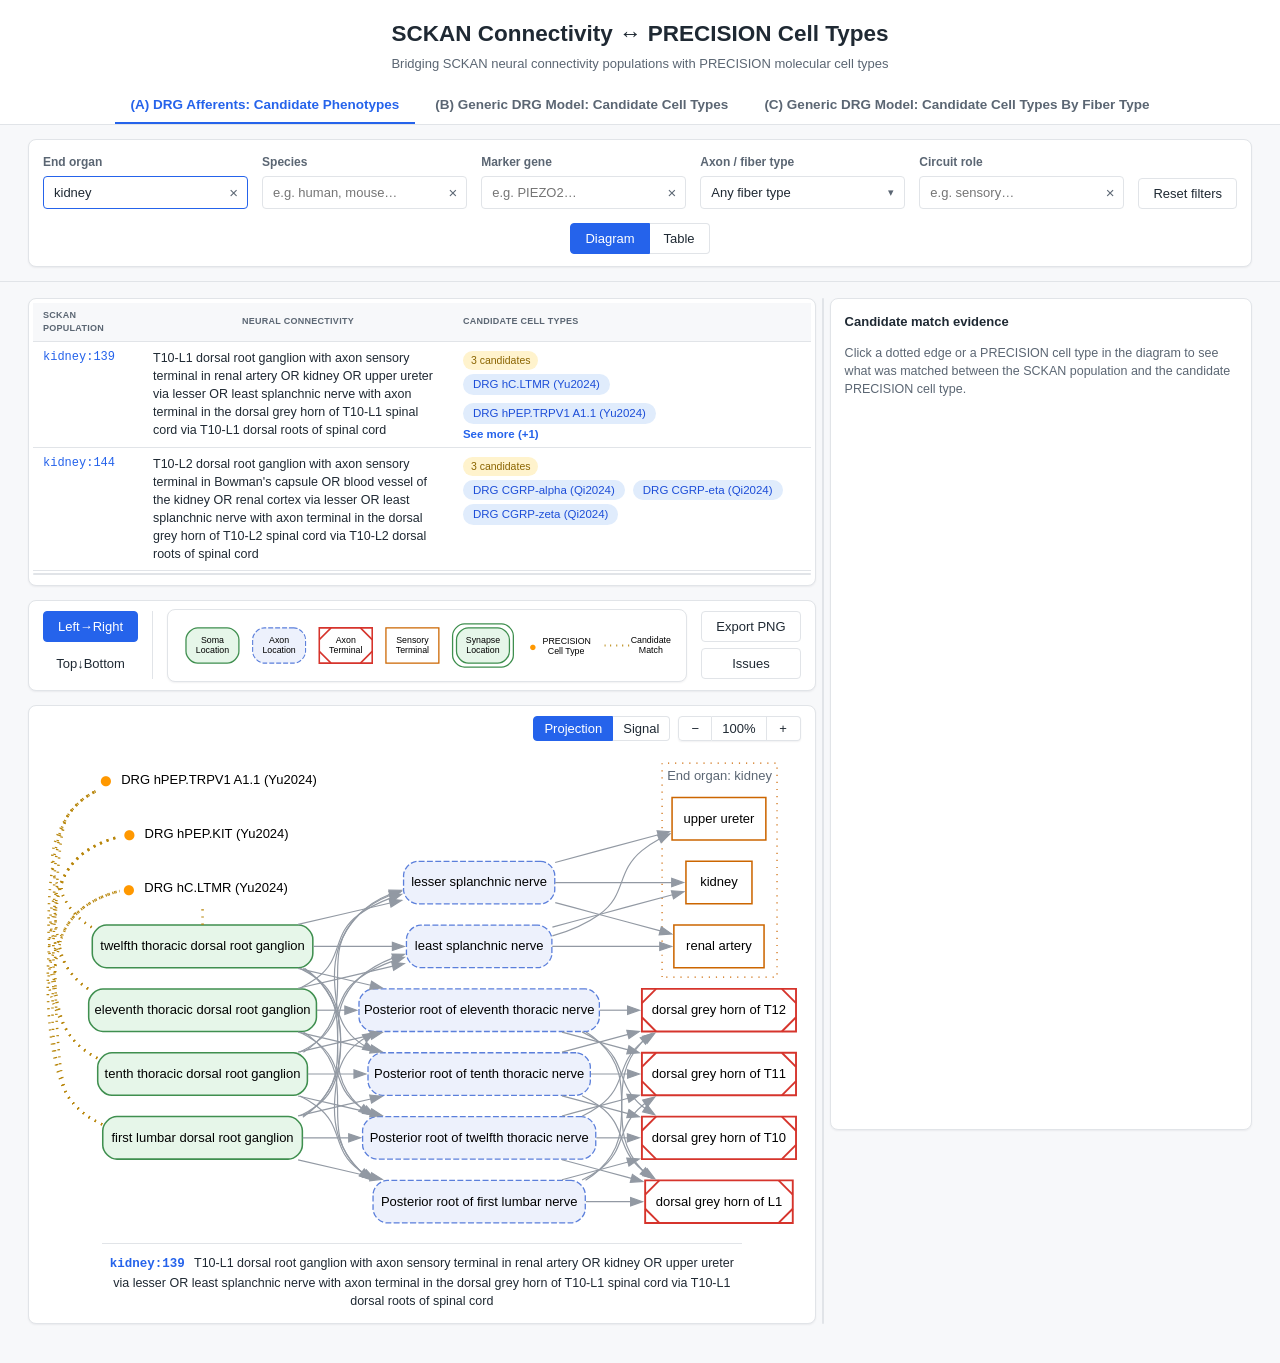
<file: index.html>
<!DOCTYPE html>
<html lang="en">
<head>
<meta charset="UTF-8" />
<title>SCKAN Connectivity &harr; PRECISION Cell Types</title>
<meta http-equiv="refresh" content="0; url=web/index.html" />
<script>
  // Forward to the app, keeping any query string (e.g. ?pathway=signal) and hash.
  location.replace('web/index.html' + location.search + location.hash);
</script>
</head>
<body>
<p>Redirecting to the <a href="web/index.html">SCKAN Connectivity &harr; PRECISION Cell Types explorer</a>&hellip;</p>
</body>
</html>
</file>
<file: web/css/base.css>
/* Resets, layout grid, typography and color tokens shared across the app. */

:root {
  --color-bg: #f7f8fa;
  --color-surface: #ffffff;
  --color-border: #e1e4e8;
  --color-text: #1f2933;
  --color-text-muted: #5b6673;
  --color-primary: #2563eb;
  --color-primary-dark: #1d4ed8;
  --color-accent: #b8860b;
  --radius-sm: 4px;
  --radius-md: 8px;
  --shadow-sm: 0 1px 2px rgba(16, 24, 40, 0.06);
  --shadow-md: 0 4px 12px rgba(16, 24, 40, 0.08);
}

* {
  box-sizing: border-box;
}

body {
  margin: 0;
  font-family: 'Segoe UI', Helvetica, Arial, sans-serif;
  background: var(--color-bg);
  color: var(--color-text);
  font-size: 14px;
  line-height: 1.45;
}

h1, h2, h3, h4 {
  margin: 0;
  font-weight: 600;
}

.app-sticky-top {
  background: var(--color-bg);
}

.app-header {
  background: var(--color-surface);
  border-bottom: 1px solid var(--color-border);
  padding: 18px 28px 0;
}

.app-title {
  font-size: 22.5px; /* sized so the title spans the same width as the subtitle beneath it */
  color: var(--color-text);
  text-align: center;
}

.app-subtitle {
  margin: 4px 0 14px;
  color: var(--color-text-muted);
  font-size: 13px;
  text-align: center;
}

.app-tabs {
  display: flex;
  justify-content: center;
  gap: 4px;
}

.app-tab {
  border: none;
  background: transparent;
  padding: 10px 16px;
  font-size: 13.5px;
  font-weight: 600;
  color: var(--color-text-muted);
  cursor: pointer;
  border-bottom: 2px solid transparent;
}

.app-tab:hover {
  color: var(--color-text);
}

.app-tab.is-active {
  color: var(--color-primary);
  border-bottom-color: var(--color-primary);
}

.app-main {
  padding: 16px 28px 40px;
}

.view-a-chrome {
  padding: 14px 28px 14px;
  border-bottom: 1px solid var(--color-border);
}

.view-a-chrome[hidden] {
  display: none;
}

.app-panel[hidden] {
  display: none;
}

.coming-soon {
  color: var(--color-text-muted);
  font-style: italic;
  padding: 40px;
  text-align: center;
}

/* Two columns: the main stack (population table, legend row, diagram) on
   the left, and the candidate-match evidence panel as one tall column on the
   right that starts level with the top of the population table. */
.content-grid {
  display: grid;
  grid-template-columns: minmax(0, 1fr) auto auto;
  align-items: stretch;
}

.content-main {
  min-width: 0;
}

.panel-heading {
  font-size: 14px;
  color: var(--color-text);
  margin-bottom: 10px;
}

.diagram-panel {
  padding: 0;
}

.table-panel {
  background: var(--color-surface);
  border: 1px solid var(--color-border);
  border-radius: var(--radius-md);
  box-shadow: var(--shadow-sm);
  padding: 14px;
}

/* ---- Population panel (SCKAN Population / Neural Connectivity / Candidate cell
   types), the first card in the main column ---- */

.population-panel-box {
  min-width: 0;
  background: var(--color-surface);
  border: 1px solid var(--color-border);
  border-radius: var(--radius-md);
  box-shadow: var(--shadow-sm);
  padding: 4px;
  margin: 0 0 14px;
  position: relative;
}

/* ---- "Legend panel" row: layout (Left/Right, Top/Bottom) toggle on the
   left edge, the compact shape legend centered, Export PNG / Issues on the
   right edge - all in one row above the diagram ---- */

.legend-panel-row {
  display: flex;
  align-items: center;
  gap: 14px;
  background: var(--color-surface);
  border: 1px solid var(--color-border);
  border-radius: var(--radius-md);
  box-shadow: var(--shadow-sm);
  padding: 8px 14px;
  margin: 0 0 14px;
}

.legend-panel-row[hidden] {
  display: none;
}

.legend-panel-row .btn-stack {
  flex: 0 0 auto;
}

/* The layout-orientation (Left/Right, Top/Bottom) and action (Export PNG,
   Issues) controls are stacked vertically rather than joined side-by-side -
   see .btn-stack below for the shared column layout. */

.btn-stack {
  display: flex;
  flex-direction: column;
  align-items: stretch;
  gap: 6px;
}

.btn-stack .btn {
  border-radius: var(--radius-sm);
}

/* A thin divider separates the layout-orientation stack from the shape
   legend box that follows it. */
.layout-toggle-group {
  padding-right: 14px;
  border-right: 1px solid var(--color-border);
}

/* Only the active orientation reads as a solid button; the inactive one is
   plain clickable text underneath it, matching the mockup. */
.layout-toggle-group .btn:not(.is-active) {
  background: transparent;
  border-color: transparent;
  color: var(--color-text);
  padding: 7px 2px;
}

.layout-toggle-group .btn:not(.is-active):hover {
  color: var(--color-primary);
  border-color: transparent;
}

.legend-panel-center {
  flex: 1 1 auto;
  min-width: 0;
  border: none;
  box-shadow: none;
  padding: 0;
  background: transparent;
}

.diagram-row {
  display: flex;
  align-items: stretch;
}

.diagram-stack {
  flex: 1 1 auto;
  min-width: 0;
  display: flex;
  flex-direction: column;
  gap: 14px;
}

.legend-diagram-box,
.diagram-box {
  background: var(--color-surface);
  border: 1px solid var(--color-border);
  border-radius: var(--radius-md);
  box-shadow: var(--shadow-sm);
  padding: 10px 14px;
}

.diagram-box {
  position: relative;
}

.evidence-panel[hidden],
.resize-handle[hidden] {
  display: none;
}

.evidence-panel {
  width: 33vw;
  min-width: 260px;
  background: var(--color-surface);
  border: 1px solid var(--color-border);
  border-radius: var(--radius-md);
  box-shadow: var(--shadow-sm);
  padding: 14px;
  align-self: start;
  display: flex;
  flex-direction: column;
  overflow-y: auto;
  /* Follows the viewport while scrolling so the panel's top is always
     visible; longer content scrolls inside the panel. */
  position: sticky;
  top: 14px;
  height: calc(100vh - 68px);
}

.resize-handle {
  width: 14px;
  cursor: col-resize;
  position: relative;
}

.resize-handle::after {
  content: '';
  position: absolute;
  top: 0;
  bottom: 0;
  left: 50%;
  width: 2px;
  transform: translateX(-50%);
  background: var(--color-border);
  border-radius: 2px;
}

.resize-handle:hover::after {
  background: var(--color-primary);
}

/* The population panel's own vertical resize handle, on its bottom edge. */
.population-resize-handle {
  height: 14px;
  margin-top: -4px;
  cursor: row-resize;
  position: relative;
}

.population-resize-handle::after {
  content: '';
  position: absolute;
  left: 0;
  right: 0;
  top: 50%;
  height: 2px;
  transform: translateY(-50%);
  background: var(--color-border);
  border-radius: 2px;
}

.population-resize-handle:hover::after {
  background: var(--color-primary);
}

body.is-resizing {
  cursor: col-resize;
  user-select: none;
}

body.is-resizing-vertical {
  cursor: row-resize;
  user-select: none;
}

/* Generic buttons / button groups shared by toolbar + reset */

.btn {
  border: 1px solid var(--color-border);
  background: var(--color-surface);
  color: var(--color-text);
  padding: 7px 14px;
  font-size: 13px;
  font-weight: 500;
  border-radius: var(--radius-sm);
  cursor: pointer;
}

.btn:hover {
  border-color: var(--color-primary);
  color: var(--color-primary);
}

.btn.is-active {
  background: var(--color-primary);
  border-color: var(--color-primary);
  color: #fff;
}

.btn-reset {
  margin-left: auto;
  align-self: flex-end;
}

.btn-group {
  display: inline-flex;
}

.btn-group .btn {
  border-radius: 0;
}

.btn-group .btn:first-child {
  border-top-left-radius: var(--radius-sm);
  border-bottom-left-radius: var(--radius-sm);
}

.btn-group .btn:last-child {
  border-top-right-radius: var(--radius-sm);
  border-bottom-right-radius: var(--radius-sm);
  border-left: none;
}

.btn-group .btn:disabled {
  cursor: not-allowed;
  color: var(--color-text-muted);
  opacity: 0.6;
}

.btn-group .btn:disabled:hover {
  border-color: var(--color-border);
  color: var(--color-text-muted);
}

.table-panel-header {
  display: flex;
  align-items: center;
  justify-content: space-between;
  margin-bottom: 10px;
}

.table-panel-header .panel-heading {
  margin-bottom: 0;
}

@media (max-width: 900px) {
  .content-grid {
    grid-template-columns: minmax(0, 1fr);
  }
  .evidence-panel {
    width: 100% !important;
    margin-top: 14px;
    position: static;
    height: auto;
    max-height: 80vh;
  }
  .resize-handle {
    display: none;
  }
}
</file>
<file: web/css/filters.css>
/* Filter bar layout, autocomplete widget, and the fiber-type tree dropdown. */

.filter-panel {
  background: var(--color-surface);
  border: 1px solid var(--color-border);
  border-radius: var(--radius-md);
  box-shadow: var(--shadow-sm);
}

.filter-bar {
  display: flex;
  flex-wrap: wrap;
  gap: 14px;
  align-items: flex-end;
  padding: 14px;
}

/* View (Diagram/Table) toggle, centered along the bottom edge of the
   filter panel card, below the filter fields. */
.view-toggle-row {
  display: flex;
  justify-content: center;
  padding: 0 14px 12px;
}

.filter-field {
  min-width: 180px;
  flex: 1 1 180px;
}

/* ---- Autocomplete (End Organ / Species / Gene / Circuit Role) ---- */

.ac-field {
  position: relative;
  display: flex;
  flex-direction: column;
  gap: 4px;
}

.ac-label {
  font-size: 12px;
  font-weight: 600;
  color: var(--color-text-muted);
}

.ac-input-wrap {
  position: relative;
  display: flex;
}

.ac-input {
  width: 100%;
  padding: 8px 28px 8px 10px;
  border: 1px solid var(--color-border);
  border-radius: var(--radius-sm);
  font-size: 13px;
  background: var(--color-surface);
  color: var(--color-text);
}

.ac-input:focus {
  outline: none;
  border-color: var(--color-primary);
  box-shadow: 0 0 0 3px rgba(37, 99, 235, 0.12);
}

.ac-field.has-value .ac-input {
  border-color: var(--color-primary);
}

.ac-clear {
  position: absolute;
  right: 4px;
  top: 50%;
  transform: translateY(-50%);
  border: none;
  background: transparent;
  color: var(--color-text-muted);
  font-size: 15px;
  line-height: 1;
  cursor: pointer;
  padding: 4px 6px;
}

.ac-clear:hover {
  color: var(--color-text);
}

.ac-suggestions {
  position: absolute;
  z-index: 20;
  top: calc(100% + 4px);
  left: 0;
  right: 0;
  max-height: 260px;
  overflow-y: auto;
  margin: 0;
  padding: 4px 0;
  list-style: none;
  background: var(--color-surface);
  border: 1px solid var(--color-border);
  border-radius: var(--radius-sm);
  box-shadow: var(--shadow-md);
}

.ac-option {
  padding: 7px 10px;
  font-size: 13px;
  cursor: pointer;
  display: flex;
  justify-content: space-between;
  gap: 8px;
}

.ac-option:hover,
.ac-option.is-active {
  background: #eef2ff;
  color: var(--color-primary-dark);
}

.ac-subtitle {
  font-size: 11px;
  color: var(--color-text-muted);
}

.ac-field.is-disabled .ac-input {
  background: var(--color-bg);
  color: var(--color-text-muted);
  cursor: not-allowed;
}

/* ---- Fiber-type hierarchical selector ---- */

.ft-field {
  position: relative;
  display: flex;
  flex-direction: column;
  gap: 4px;
}

.ft-trigger {
  display: flex;
  justify-content: space-between;
  align-items: center;
  width: 100%;
  padding: 8px 10px;
  border: 1px solid var(--color-border);
  border-radius: var(--radius-sm);
  background: var(--color-surface);
  font-size: 13px;
  cursor: pointer;
  color: var(--color-text);
}

.ft-field.has-value .ft-trigger {
  border-color: var(--color-primary);
  color: var(--color-primary-dark);
}

.ft-trigger-arrow {
  color: var(--color-text-muted);
  font-size: 11px;
}

.ft-panel {
  position: absolute;
  z-index: 20;
  top: calc(100% + 4px);
  left: 0;
  width: 300px;
  background: var(--color-surface);
  border: 1px solid var(--color-border);
  border-radius: var(--radius-sm);
  box-shadow: var(--shadow-md);
  padding: 8px;
}

.ft-search {
  width: 100%;
  padding: 6px 8px;
  border: 1px solid var(--color-border);
  border-radius: var(--radius-sm);
  font-size: 12.5px;
  margin-bottom: 6px;
}

.ft-tree-scroll {
  max-height: 260px;
  overflow-y: auto;
}

.ft-tree, .ft-children {
  list-style: none;
  margin: 0;
  padding-left: 14px;
}

.ft-tree {
  padding-left: 0;
}

.ft-children {
  display: none;
}

.ft-node.is-expanded > .ft-children {
  display: block;
}

.ft-row {
  display: flex;
  align-items: center;
  gap: 4px;
  padding: 4px 4px;
  border-radius: var(--radius-sm);
  cursor: pointer;
  font-size: 12.5px;
}

.ft-row:hover {
  background: #eef2ff;
}

.ft-toggle {
  width: 12px;
  display: inline-block;
  color: var(--color-text-muted);
  font-size: 10px;
  transition: transform 0.1s ease;
}

.ft-node.is-expanded > .ft-row > .ft-toggle {
  transform: rotate(90deg);
}

.ft-node.is-selected > .ft-row {
  background: #e0e9ff;
  color: var(--color-primary-dark);
  font-weight: 600;
}

.ft-clear {
  margin-top: 6px;
  width: 100%;
  border: 1px solid var(--color-border);
  background: var(--color-bg);
  border-radius: var(--radius-sm);
  padding: 6px;
  font-size: 12px;
  cursor: pointer;
  color: var(--color-text-muted);
}

.ft-clear:hover {
  color: var(--color-text);
}
</file>
<file: web/css/diagram.css>
/* The Graphviz-rendered legend box, the main diagram container and its
   hover/click affordances, the population caption panel (beside the
   control button grid, own scroller), and the right-hand "candidate match
   evidence" panel. */

/* ---- Legend (rendered as a Graphviz diagram, so text sits inside shapes) --- */

.legend-diagram-box svg {
  display: block;
  margin: 0 auto;
  max-height: 64px;
  width: auto;
  max-width: 100%;
}

/* ---- Diagram container ---- */

.diagram-container {
  position: relative;
  min-height: 360px;
  text-align: center; /* keeps the (possibly narrower-than-container) SVG centered, not left-aligned */
}

/* Zoom/pan: the SVG sits in a layer that is transformed inside a clipping
   viewport (see js/diagram/zoomPan.js). */
.diagram-viewport {
  overflow: hidden;
  cursor: grab;
}

.diagram-viewport.is-zoomed {
  cursor: grab;
}

.diagram-viewport.is-panning {
  cursor: grabbing;
  user-select: none;
}

.diagram-zoom-layer {
  transform-origin: 0 0;
  will-change: transform;
}

/* Toolbar above the diagram, right-aligned (in the page flow, so it never
   covers the diagram): the pathway direction toggle, then (to its right) the
   zoom controls, which js/diagram/zoomPan.js renders into .diagram-zoom-slot. */
.diagram-toolbar {
  display: flex;
  align-items: center;
  justify-content: flex-end;
  gap: 8px;
  margin-bottom: 8px;
}

.diagram-toolbar .btn {
  min-width: 34px;
  padding: 4px 10px;
}

.diagram-zoom-slot {
  display: flex;
}

.diagram-zoom-controls {
  display: inline-flex;
  background: var(--color-surface);
  border-radius: var(--radius-sm);
  box-shadow: var(--shadow-sm);
}

.diagram-zoom-controls .btn {
  border-radius: 0;
}

.diagram-zoom-controls .btn:first-child {
  border-top-left-radius: var(--radius-sm);
  border-bottom-left-radius: var(--radius-sm);
}

.diagram-zoom-controls .btn:last-child {
  border-top-right-radius: var(--radius-sm);
  border-bottom-right-radius: var(--radius-sm);
}

.diagram-zoom-controls .btn + .btn {
  border-left: none;
}

.diagram-empty {
  color: var(--color-text-muted);
  font-size: 13px;
  padding: 24px 8px;
  text-align: center;
}

/* Per-diagram caption (curie + preferred label) under the diagram itself -
   kept narrow and centered on purpose, so it wraps across a few lines
   instead of stretching into one long line on wide-angle monitors. */
.diagram-caption {
  max-width: 640px;
  margin: 10px auto 2px;
  padding-top: 10px;
  border-top: 1px solid var(--color-border);
  font-size: 12.5px;
  line-height: 1.5;
  text-align: center;
  color: var(--color-text);
}

.diagram-caption strong {
  font-family: 'SFMono-Regular', Consolas, monospace;
  color: var(--color-primary);
  margin-right: 6px;
}

.diagram-caption a {
  color: var(--color-primary);
  text-decoration: none;
}

.diagram-caption a:hover {
  text-decoration: underline;
}

/* When the pathway chains through a synapse into a second neuron, there are
   multiple caption rows (one per neuron) - add a little breathing room
   between them. */
.diagram-caption div + div {
  margin-top: 6px;
}

/* Small caveat line under a diagram caption (View C); hidden while empty. */
.diagram-note {
  max-width: 640px;
  margin: 6px auto 2px;
  font-size: 11.5px;
  line-height: 1.45;
  font-style: italic;
  text-align: center;
  color: var(--color-text-muted);
}

.diagram-note:empty {
  display: none;
}

.partial-order-svg {
  width: 100%;
  height: auto;
}

.partial-order-svg .candidate-edge {
  cursor: pointer;
}

.partial-order-svg .candidate-edge path {
  transition: stroke-width 0.12s ease, stroke 0.12s ease;
}

.partial-order-svg .candidate-edge:hover path:not(.candidate-edge-hit-target) {
  stroke-width: 3.4;
  stroke: #8a6400;
}

/* PRECISION cell type nodes are clickable too (they open the same candidate
   match evidence as the dotted edges). */
.partial-order-svg .candidate-node {
  cursor: pointer;
}

.partial-order-svg .candidate-node:hover text {
  filter: brightness(0.8);
}

/* View (C): the diagram node whose details are open in the right panel. */
.partial-order-svg g.node.is-selected {
  filter: drop-shadow(0 0 3px #111) drop-shadow(0 0 1px #111);
}

/* ---- View (C) selection-details panel ---- */
.detail-header {
  display: flex;
  align-items: center;
  justify-content: space-between;
  gap: 8px;
}

.detail-summary {
  margin: 6px 0 10px;
  padding: 6px 8px;
  background: var(--color-bg);
  border-radius: var(--radius-sm);
  font-size: 12px;
}

.detail-counts {
  font-weight: 600;
}

.detail-filters {
  display: flex;
  flex-wrap: wrap;
  gap: 4px 10px;
  margin-top: 3px;
}

.detail-meta {
  color: var(--color-text-muted);
  font-size: 11px;
  font-weight: 400;
}

.detail-dot {
  display: inline-block;
  width: 9px;
  height: 9px;
  border-radius: 50%;
  margin-right: 6px;
  vertical-align: baseline;
}

.detail-list {
  margin: 0 0 8px;
  padding-left: 14px;
  font-size: 12px;
  list-style: none;
  padding: 0;
}

.detail-list li {
  margin: 3px 0;
}

.detail-chips {
  display: flex;
  flex-wrap: wrap;
  gap: 4px;
  margin-bottom: 8px;
}

.detail-chip {
  border: none;
  border-radius: 999px;
  padding: 2px 9px;
  background: var(--chip, #64748b);
  color: #fff;
  font-size: 11px;
  font-weight: 600;
  cursor: pointer;
}

.detail-chip:hover {
  filter: brightness(0.88);
}

.detail-link {
  border: none;
  background: none;
  padding: 0;
  color: var(--color-primary);
  font-size: 12px;
  cursor: pointer;
  text-align: left;
}

.detail-link:hover {
  text-decoration: underline;
}

.partial-order-svg .node a:hover ellipse,
.partial-order-svg .node a:hover polygon {
  filter: brightness(0.95);
}

/* ---- Population caption panel (its own card, own scroller, scrolls with
   the page above the diagram, beside the control button grid - never grows
   past half the viewport height, and its right edge lines up with the
   evidence panel's right edge below since both rows span the same content
   width) --- */

.population-scroll {
  max-height: 50vh;
  overflow-y: auto;
}

.population-caption-table {
  width: 100%;
  border-collapse: collapse;
  font-size: 12.5px;
  table-layout: fixed;
}

.population-caption-table .col-population {
  width: 110px;
}

.population-caption-table .col-connectivity {
  width: auto;
  text-align: center;
}

.population-caption-table .col-candidates {
  width: 46%;
}

.population-caption-table th {
  text-align: left;
  color: var(--color-text-muted);
  font-weight: 600;
  text-transform: uppercase;
  font-size: 9px;
  letter-spacing: 0.03em;
  padding: 6px 10px;
  background: var(--color-bg);
  position: sticky;
  top: 0;
  z-index: 1;
  border-bottom: 1px solid var(--color-border);
}

.population-caption-table td {
  padding: 7px 10px;
  border-bottom: 1px solid var(--color-border);
  vertical-align: top;
}

.population-row {
  cursor: pointer;
}

.population-row:hover {
  background: #f7f9ff;
}

.population-row.is-active {
  background: #eef2ff;
}

.population-row.is-active td:first-child {
  box-shadow: inset 3px 0 0 var(--color-primary);
}

.population-curie-cell {
  white-space: nowrap;
  font-family: 'SFMono-Regular', Consolas, monospace;
  font-size: 12px;
}

.population-curie-link {
  color: var(--color-primary);
  text-decoration: none;
}

.population-curie-link:hover {
  text-decoration: underline;
}

.population-badge {
  font-size: 10.5px;
  padding: 2px 8px;
  border-radius: 999px;
  white-space: nowrap;
}

.population-badge-match {
  background: #fff3cd;
  color: #8a6400;
  cursor: pointer;
}

.population-badge-none {
  background: var(--color-bg);
  color: var(--color-text-muted);
}

/* Candidate cell types: the count pill sits on its own row; every row after
   that holds at most 2 cell-type links, each linked to NervoSensus. */
.population-candidates {
  display: flex;
  flex-direction: column;
  gap: 4px;
  margin-top: 2px;
}

.candidate-row {
  display: flex;
  align-items: center;
  flex-wrap: wrap;
  gap: 8px;
}

.population-candidates.is-collapsed .is-extra {
  display: none;
}

.candidate-toggle {
  align-self: flex-start;
  border: none;
  background: none;
  padding: 0;
  font-size: 11.5px;
  font-weight: 600;
  color: var(--color-primary);
  cursor: pointer;
}

.candidate-toggle:hover {
  text-decoration: underline;
}

.candidate-chip a {
  display: inline-block;
  background: #e0ecfc;
  color: #1d4ed8;
  text-decoration: none;
  white-space: nowrap;
  padding: 2px 10px;
  border-radius: 999px;
  font-size: 11.5px;
}

.candidate-chip a:hover {
  background: #cfe0fb;
  text-decoration: none;
}

/* Phenotype dots next to each candidate chip (View B): one dot per optional
   phenotype, filled when annotated; hover for names, click to open details. */
.phenotype-dots {
  display: inline-flex;
  gap: 3px;
  margin-left: 4px;
  padding: 3px 2px;
  vertical-align: middle;
  cursor: pointer;
}

.phenotype-dot {
  width: 7px;
  height: 7px;
  border-radius: 50%;
  border: 1px solid #2f6b3a;
  box-sizing: border-box;
}

.phenotype-dot.is-on {
  background: #2f6b3a;
}

.population-empty {
  color: var(--color-text-muted);
  font-size: 12.5px;
  padding: 8px;
}

/* ---- Candidate match evidence panel (right side) ---- */

.legend-box {
  font-size: 12.5px;
}

.legend-title {
  font-size: 13px;
  margin-bottom: 8px;
}

.legend-subtitle {
  font-size: 12px;
  color: var(--color-text-muted);
  margin: 10px 0 6px;
}

.legend-arrow {
  color: var(--color-accent);
  margin: 0 4px;
}

/* Match-strength badge (View B): how many of the 6 optional phenotypes are
   annotated on a candidate cell type. */
.legend-match-score {
  display: inline-block;
  margin-left: 6px;
  padding: 1px 7px;
  border-radius: 999px;
  background: #e6f6e9;
  color: #2f6b3a;
  font-size: 10.5px;
  font-weight: 600;
  white-space: nowrap;
}

.legend-common-title {
  margin: 4px 0 2px;
}

.legend-evidence-table .phenotype-off th,
.legend-evidence-table .phenotype-off td {
  color: #9aa1ad;
  font-weight: 400;
}

.legend-evidence-table .phenotype-on .phenotype-mark {
  color: #2f6b3a;
}

.legend-evidence-table .phenotype-off .phenotype-mark {
  color: #b8bec8;
}

.legend-hint {
  color: var(--color-text-muted);
  font-size: 11px;
}

.legend-empty {
  color: var(--color-text-muted);
}

.legend-evidence-table {
  width: 100%;
  border-collapse: collapse;
  font-size: 12px;
}

.legend-evidence-table th {
  text-align: left;
  color: var(--color-text-muted);
  font-weight: 600;
  padding: 3px 8px 3px 0;
  vertical-align: top;
  white-space: nowrap;
}

.legend-evidence-table td {
  padding: 3px 0;
}

.legend-match-meta {
  margin: 4px 0;
  font-size: 12px;
}

.legend-match-meta strong {
  color: var(--color-text-muted);
  font-weight: 600;
}

.legend-meta-sep {
  color: var(--color-text-muted);
  margin: 0 4px;
}

.legend-common-table {
  margin-bottom: 8px;
  padding-bottom: 4px;
  border-bottom: 1px solid var(--color-border, #e2e2e2);
}

.legend-suggested-list {
  margin: 0;
  padding-left: 16px;
}

.legend-suggested-list li {
  margin-bottom: 4px;
}

.legend-box a {
  color: var(--color-primary);
  text-decoration: none;
}

.legend-box a:hover {
  text-decoration: underline;
}

/* The currently-selected candidate match (clicked edge, or picked from the
   "Other cell type matches" list below) - a subtle highlighted card so it's
   visually distinct from the other-matches list underneath it. */
.legend-selected-match {
  background: #fffaf0;
  border: 1px solid #f0d9a6;
  border-radius: var(--radius-sm);
  padding: 8px 10px 4px;
}

.legend-other-header {
  margin-top: 14px;
}

.legend-other-list {
  display: flex;
  flex-direction: column;
  gap: 10px;
}

/* Each "other" match shows the same full evidence detail as the selected
   one, just without the highlight fill - clicking anywhere on the card
   (other than a link) promotes it to the selected/highlighted slot above. */
.legend-match-card {
  border: 1px solid var(--color-border);
  border-radius: var(--radius-sm);
  padding: 8px 10px 4px;
  cursor: pointer;
}

.legend-match-card:hover {
  border-color: var(--color-primary);
}
</file>
<file: web/css/table.css>
/* Alternative grid/table view. */

#table-container {
  overflow-x: auto;
  overflow-y: auto;
  max-height: 70vh;
}

.data-table {
  width: 100%;
  border-collapse: collapse;
  font-size: 12.5px;
}

.data-table td:nth-child(2) {
  max-width: 340px;
}

.data-table th,
.data-table td {
  text-align: left;
  padding: 8px 10px;
  border-bottom: 1px solid var(--color-border);
}

.data-table th {
  color: var(--color-text-muted);
  font-weight: 600;
  text-transform: uppercase;
  font-size: 10.5px;
  letter-spacing: 0.03em;
  background: var(--color-surface);
  position: sticky;
  top: 0;
  z-index: 1;
  box-shadow: 0 1px 0 var(--color-border);
}

.data-table tbody tr:nth-child(even) {
  background: #f5f7fa;
}

.data-table tbody tr:hover {
  background: #eef2ff;
}

.table-row-empty td {
  color: var(--color-text-muted);
  font-style: italic;
}

.table-empty-cell {
  text-align: center;
  color: var(--color-text-muted);
  padding: 16px;
}

.data-table a {
  color: var(--color-primary);
  text-decoration: none;
}

.data-table a:hover {
  text-decoration: underline;
}
</file>
